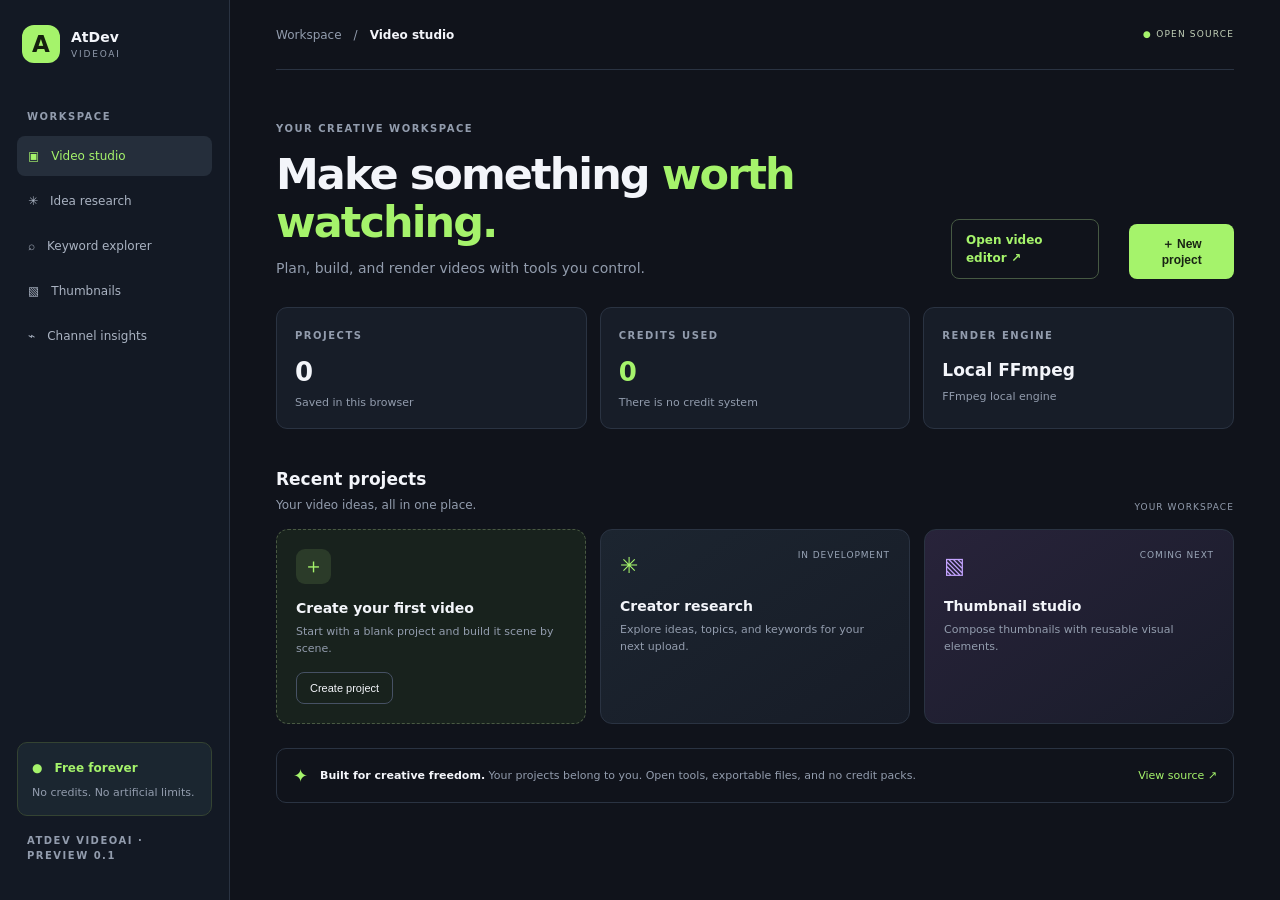
<file: index.html>
<!doctype html>
<html lang="en">
<head>
<meta charset="UTF-8"><meta name="viewport" content="width=device-width,initial-scale=1">
<meta name="theme-color" content="#10131b"><meta name="description" content="AtDev VideoAI — open-source video creation without credits.">
<title>AtDev VideoAI Studio</title><link rel="stylesheet" href="styles.css">
</head>
<body>
<div class="layout">
<aside class="sidebar">
<a class="brand" href="#"><span class="mark">A</span><span><b>AtDev</b><small>VIDEOAI</small></span></a>
<div class="side-label">WORKSPACE</div>
<nav><a class="active" href="#studio">▣　Video studio</a><a href="#ideas">✳　Idea research</a><a href="#keywords">⌕　Keyword explorer</a><a href="#thumbs">▧　Thumbnails</a><a href="#insights">⌁　Channel insights</a></nav>
<div class="side-bottom"><div class="free"><b>●　Free forever</b><p>No credits. No artificial limits.</p></div><div class="side-label">ATDEV VIDEOAI · PREVIEW 0.1</div></div>
</aside>
<main id="studio">
<header><span>Workspace　/　<b>Video studio</b></span><span class="status">● OPEN SOURCE</span></header>
<section class="hero"><div><small>YOUR CREATIVE WORKSPACE</small><h1>Make something <em>worth watching.</em></h1><p>Plan, build, and render videos with tools you control.</p></div><a class="open-editor" href="editor.html">Open video editor ↗</a><button id="new">＋ New project</button></section>
<section class="stats"><article><small>PROJECTS</small><strong id="count">0</strong><p>Saved in this browser</p></article><article><small>CREDITS USED</small><strong class="green">0</strong><p>There is no credit system</p></article><article><small>RENDER ENGINE</small><strong class="engine">Local FFmpeg</strong><p>FFmpeg local engine</p></article></section>
<section class="section-title"><div><h2>Recent projects</h2><p>Your video ideas, all in one place.</p></div><span>YOUR WORKSPACE</span></section>
<section class="cards" id="cards"><article class="create"><div class="plus">＋</div><h3>Create your first video</h3><p>Start with a blank project and build it scene by scene.</p><button class="secondary" id="start">Create project</button></article><article class="feature"><small>IN DEVELOPMENT</small><div class="symbol">✳</div><h3>Creator research</h3><p>Explore ideas, topics, and keywords for your next upload.</p></article><article class="feature purple"><small>COMING NEXT</small><div class="symbol">▧</div><h3>Thumbnail studio</h3><p>Compose thumbnails with reusable visual elements.</p></article></section>
<footer><span>✦</span><p><b>Built for creative freedom.</b> Your projects belong to you. Open tools, exportable files, and no credit packs.</p><a href="https://github.com/Reaccionador2Jeje/atdev-videoai">View source ↗</a></footer>
</main></div>
<dialog id="dialog"><form id="form"><div class="dialog-head"><div><small>NEW WORKSPACE</small><h2>Create a project</h2></div><button type="button" class="close" id="close">×</button></div><label for="name">Project name</label><input id="name" maxlength="70" placeholder="My awesome video" required><label for="format">Video format</label><select id="format"><option value="16:9">Landscape · 16:9</option><option value="9:16">Portrait · 9:16</option><option value="1:1">Square · 1:1</option></select><div class="actions"><button type="button" class="secondary" id="cancel">Cancel</button><button class="primary">Create project</button></div></form></dialog>
<script src="app.js"></script>
</body></html>
</file>
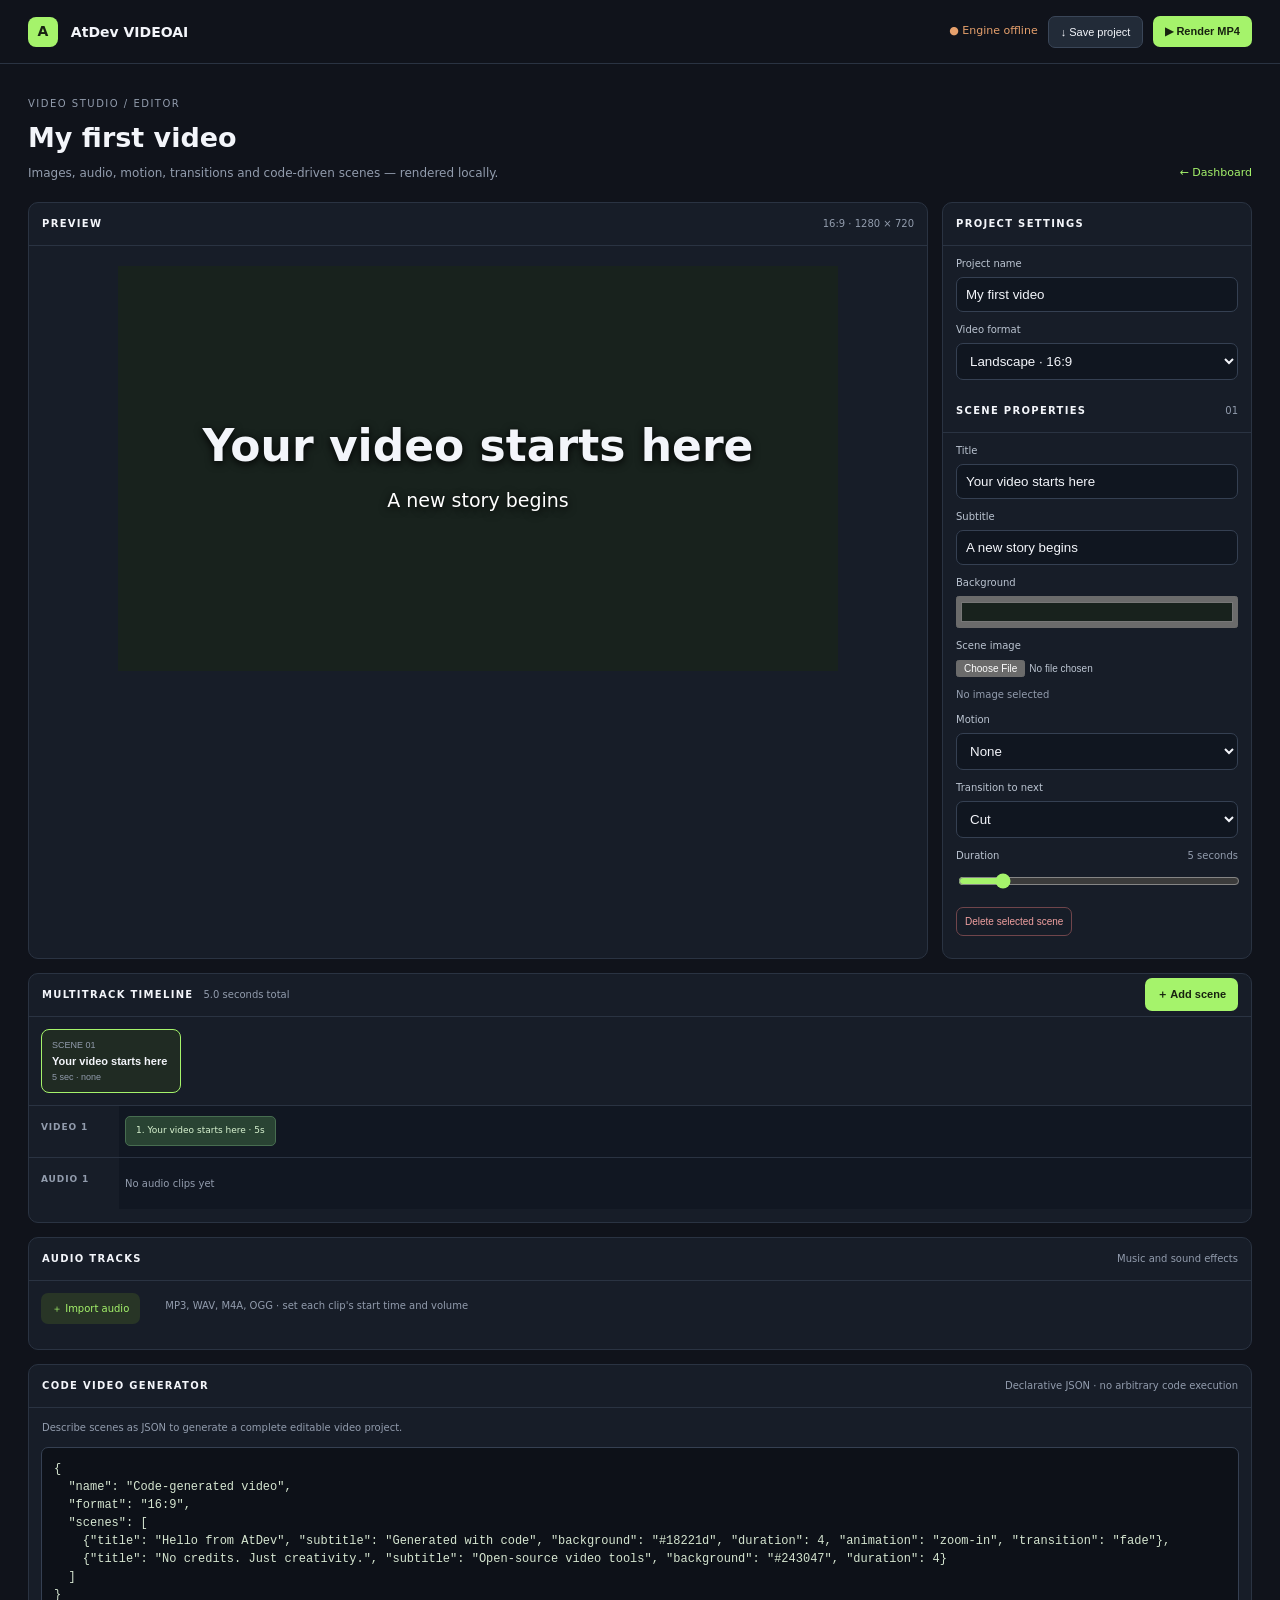
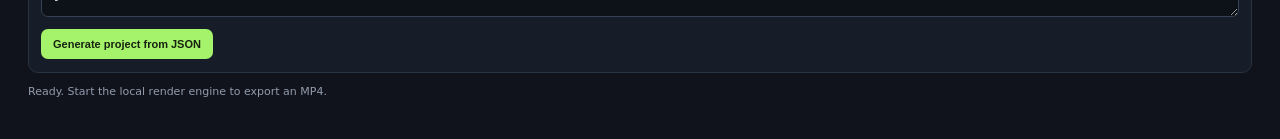
<file: editor.html>
<!doctype html>
<html lang="en"><head><meta charset="UTF-8"><meta name="viewport" content="width=device-width,initial-scale=1"><meta name="theme-color" content="#10131b"><title>Video Editor · AtDev VideoAI</title><link rel="stylesheet" href="editor.css"></head>
<body><header><a href="index.html" class="brand"><b>A</b> AtDev VIDEOAI</a><div class="actions"><span id="engine-status">● Engine offline</span><button id="save">↓ Save project</button><button id="render">▶ Render MP4</button></div></header>
<main><div class="heading"><div><small>VIDEO STUDIO / EDITOR</small><h1 id="project-title">Untitled video</h1><p>Images, audio, motion, transitions and code-driven scenes — rendered locally.</p></div><a href="index.html">← Dashboard</a></div>
<div class="workspace"><section class="panel"><div class="bar"><b>PREVIEW</b><span id="dimensions">16:9 · 1280 × 720</span></div><div class="preview-area"><div id="preview"><img id="preview-image" hidden alt=""><strong id="preview-title">Your video starts here</strong><span id="preview-subtitle">A new story begins</span></div></div></section>
<aside class="panel props"><div class="bar"><b>PROJECT SETTINGS</b></div><label>Project name<input id="name" value="My first video" maxlength="70"></label><label>Video format<select id="format"><option value="16:9">Landscape · 16:9</option><option value="9:16">Portrait · 9:16</option><option value="1:1">Square · 1:1</option></select></label><div class="bar"><b>SCENE PROPERTIES</b><span id="scene-number">01</span></div><label>Title<input id="title" maxlength="100"></label><label>Subtitle<input id="subtitle" maxlength="140"></label><label>Background<input id="background" type="color" value="#18221d"></label><label>Scene image<input id="image-file" type="file" accept="image/png,image/jpeg,image/webp"></label><small id="image-name" class="hint">No image selected</small><label>Motion<select id="animation"><option value="none">None</option><option value="zoom-in">Slow zoom in</option><option value="zoom-out">Slow zoom out</option><option value="fade-in">Fade in</option></select></label><label>Transition to next<select id="transition"><option value="cut">Cut</option><option value="fade">Crossfade</option></select></label><label>Duration <span id="duration-label">5 seconds</span><input id="duration" type="range" min="1" max="30" value="5"></label><button id="delete" class="danger">Delete selected scene</button></aside></div>
<section class="panel timeline"><div class="bar"><b>MULTITRACK TIMELINE</b><span id="total">5 seconds total</span><button id="add">＋ Add scene</button></div><div id="scenes"></div><div class="track"><b>VIDEO 1</b><div id="video-track" class="track-lane"></div></div><div class="track"><b>AUDIO 1</b><div id="audio-track" class="track-lane"><span class="empty">No audio clips yet</span></div></div></section>
<section class="panel audio-panel"><div class="bar"><b>AUDIO TRACKS</b><span>Music and sound effects</span></div><div class="audio-add"><label class="file-button">＋ Import audio<input id="audio-file" type="file" accept="audio/*" multiple></label><span class="hint">MP3, WAV, M4A, OGG · set each clip's start time and volume</span></div><div id="audio-clips"></div></section>
<section class="panel code-panel"><div class="bar"><b>CODE VIDEO GENERATOR</b><span>Declarative JSON · no arbitrary code execution</span></div><p class="hint">Describe scenes as JSON to generate a complete editable video project.</p><textarea id="code-input" spellcheck="false">{
  "name": "Code-generated video",
  "format": "16:9",
  "scenes": [
    {"title": "Hello from AtDev", "subtitle": "Generated with code", "background": "#18221d", "duration": 4, "animation": "zoom-in", "transition": "fade"},
    {"title": "No credits. Just creativity.", "subtitle": "Open-source video tools", "background": "#243047", "duration": 4}
  ]
}</textarea><button id="generate-code">Generate project from JSON</button></section>
<p id="message">Ready. Start the local render engine to export an MP4.</p></main><script src="editor.js"></script></body></html>
</file>
<file: styles.css>
:root{color-scheme:dark;--bg:#10131b;--panel:#171d28;--line:#2a3342;--muted:#929cad;--text:#f3f5fa;--lime:#a5f36b}*{box-sizing:border-box}body{margin:0;background:var(--bg);color:var(--text);font:14px/1.5 Inter,system-ui,sans-serif}.layout{min-height:100vh}.sidebar{position:fixed;inset:0 auto 0 0;width:230px;background:#131924;border-right:1px solid var(--line);padding:25px 17px;display:flex;flex-direction:column}.brand{display:flex;align-items:center;gap:11px;color:var(--text);text-decoration:none;margin:0 0 46px 5px}.mark{width:38px;height:38px;border-radius:12px;background:var(--lime);color:#14200e;display:grid;place-items:center;font-size:23px;font-weight:900}.brand b,.brand small{display:block}.brand small{font-size:9px;letter-spacing:.2em;color:var(--muted)}.side-label,.hero small,.stats small{font-size:10px;letter-spacing:.15em;font-weight:750;color:var(--muted)}.side-label{padding:0 10px 12px}.sidebar nav{display:grid;gap:5px}.sidebar nav a{padding:11px;border-radius:8px;text-decoration:none;color:#aab3c2;font-size:12px}.sidebar nav a.active{background:#252e3b;color:var(--lime)}.sidebar nav a:hover{background:#202938}.side-bottom{margin-top:auto}.free{padding:14px;background:#1b2630;border:1px solid #344332;border-radius:10px;margin-bottom:17px}.free b{font-size:12px;color:var(--lime)}.free p{font-size:11px;color:var(--muted);margin:7px 0 0}main{margin-left:230px;padding:0 46px 32px;max-width:1500px}header{height:70px;border-bottom:1px solid var(--line);display:flex;align-items:center;justify-content:space-between;color:var(--muted);font-size:12px}header b{color:var(--text)}.status{font-size:9px;letter-spacing:.13em;color:#c2d0b8}.status:first-letter{color:var(--lime)}.hero{padding:47px 0 28px;display:flex;justify-content:space-between;align-items:end;gap:20px}.hero h1{font-size:clamp(28px,4vw,43px);letter-spacing:-.045em;line-height:1.12;margin:12px 0}.hero h1 em{font-style:normal;color:var(--lime)}.hero p,.section-title p{color:var(--muted);margin:0}.primary,.hero button{background:var(--lime);color:#182313;border:0;border-radius:8px;padding:12px 16px;font-weight:700;font-size:12px;cursor:pointer}.stats{display:grid;grid-template-columns:repeat(3,minmax(0,1fr));gap:13px}.stats article{background:var(--panel);border:1px solid var(--line);border-radius:11px;padding:16px 18px}.stats strong{display:block;font-size:26px;margin:8px 0 0}.stats p,.feature p,.create p{font-size:11px;color:var(--muted);margin:3px 0 0}.stats .green{color:var(--lime)}.stats .engine{font-size:17px;margin:13px 0 5px}.section-title{display:flex;justify-content:space-between;align-items:end;margin:38px 0 15px}.section-title h2{font-size:17px;margin:0 0 4px}.section-title p{font-size:12px}.section-title>span{font-size:9px;color:var(--muted);letter-spacing:.12em}.cards{display:grid;grid-template-columns:repeat(3,minmax(0,1fr));gap:14px}.create,.feature{min-height:195px;border-radius:12px;padding:19px;background:var(--panel);border:1px solid var(--line)}.create{background:#18221d;border-style:dashed;border-color:#495943}.plus{width:35px;height:35px;border-radius:9px;background:#2b3b29;color:var(--lime);display:grid;place-items:center;font-size:21px}.create h3,.feature h3{font-size:14px;margin:14px 0 5px}.secondary{margin-top:15px;background:transparent;border:1px solid #465164;border-radius:8px;color:var(--text);padding:9px 13px;font-size:11px;cursor:pointer}.secondary:hover{border-color:var(--lime);color:var(--lime)}.feature{background:linear-gradient(145deg,#1c2530,#171c27)}.feature>small{float:right;color:#9aa6b8;font-size:9px;letter-spacing:.1em}.symbol{font-size:22px;color:var(--lime)}.purple{background:linear-gradient(145deg,#28233a,#191c2a)}.purple .symbol{color:#c4a4ff}footer{margin-top:24px;border:1px solid var(--line);border-radius:10px;padding:13px 16px;display:flex;align-items:center;gap:12px;color:var(--muted);font-size:11px}footer>span{color:var(--lime);font-size:18px}footer p{flex:1;margin:0}footer b{color:var(--text)}footer a{color:var(--lime);text-decoration:none;white-space:nowrap}.project{min-height:145px}.project h3{overflow-wrap:anywhere}dialog{width:min(430px,calc(100% - 30px));border:1px solid #394355;border-radius:14px;background:#1a202c;color:var(--text);padding:23px}dialog::backdrop{background:#070a10bb;backdrop-filter:blur(4px)}.dialog-head{display:flex;justify-content:space-between;margin-bottom:20px}.dialog-head small{color:var(--muted);letter-spacing:.15em;font-size:10px}.dialog-head h2{margin:5px 0;font-size:21px}.close{background:none;border:0;color:var(--muted);font-size:25px;cursor:pointer}label{display:block;color:#c4ccda;font-size:11px;margin:14px 0 7px}input,select{width:100%;padding:12px;border-radius:8px;border:1px solid #394355;background:#111722;color:var(--text);font:inherit}.actions{display:flex;justify-content:end;gap:9px;margin-top:22px}.actions .secondary{margin:0}.actions .primary{font-size:11px}@media(max-width:900px){.sidebar{width:185px}main{margin-left:185px;padding:0 24px 25px}.cards{grid-template-columns:repeat(2,minmax(0,1fr))}}@media(max-width:620px){.sidebar{position:static;width:auto;padding:13px 16px;border:0;border-bottom:1px solid var(--line)}.brand{margin:0}.side-label,.sidebar nav,.side-bottom{display:none}main{margin:0;padding:0 16px 24px}header{height:53px}.hero{padding:30px 0 22px;align-items:stretch;flex-direction:column}.hero button{width:100%}.stats,.cards{grid-template-columns:1fr}.stats article{padding:12px 15px}.stats strong{font-size:22px}.create,.feature{min-height:160px}.section-title{margin-top:28px}footer{align-items:start;flex-wrap:wrap}footer p{flex-basis:calc(100% - 35px)}footer a{margin-left:30px}}
.open-editor{display:inline-block;margin-right:10px;padding:11px 14px;border:1px solid #465943;border-radius:8px;color:var(--lime);text-decoration:none;font-size:12px;font-weight:650}.open-editor:hover{background:#202b23}@media(max-width:620px){.open-editor{margin:0;width:100%;text-align:center}}
</file>
<file: editor.css>
:root{color-scheme:dark;--bg:#10131b;--panel:#171d28;--line:#2a3342;--muted:#929cad;--text:#f3f5fa;--lime:#a5f36b}*{box-sizing:border-box}body{margin:0;background:var(--bg);color:var(--text);font:14px/1.5 Inter,system-ui,sans-serif}header{height:64px;border-bottom:1px solid var(--line);display:flex;align-items:center;justify-content:space-between;padding:0 28px}.brand{color:var(--text);text-decoration:none;font-weight:750}.brand b{display:inline-grid;place-items:center;background:var(--lime);color:#182313;width:30px;height:30px;border-radius:8px;margin-right:8px}.actions{display:flex;align-items:center;gap:10px}.actions span{font-size:11px;color:#e6a06c}.actions button,#add,.code-panel button{background:#222b38;border:1px solid #3a4658;color:var(--text);border-radius:7px;padding:9px 12px;font-size:11px;cursor:pointer}.actions #render,#add,.code-panel button{background:var(--lime);color:#17220f;border:0;font-weight:700}main{max-width:1300px;margin:auto;padding:28px}.heading{display:flex;justify-content:space-between;align-items:end;margin-bottom:20px}.heading small{color:var(--muted);letter-spacing:.15em;font-size:10px}.heading h1{font-size:27px;margin:5px 0}.heading p{color:var(--muted);font-size:12px;margin:0}.heading a{color:var(--lime);text-decoration:none;font-size:11px}.workspace{display:grid;grid-template-columns:minmax(0,1fr) 310px;gap:14px}.panel{background:var(--panel);border:1px solid var(--line);border-radius:10px;overflow:hidden}.bar{min-height:43px;padding:0 13px;border-bottom:1px solid var(--line);display:flex;align-items:center;justify-content:space-between;gap:10px}.bar b{font-size:10px;letter-spacing:.13em}.bar span{color:var(--muted);font-size:10px}.preview-area{padding:20px;display:grid;place-items:center;min-height:330px}#preview{position:relative;width:min(100%,720px);aspect-ratio:16/9;background:#18221d;display:flex;flex-direction:column;justify-content:center;align-items:center;text-align:center;padding:8%;overflow:hidden}#preview img{position:absolute;width:100%;height:100%;object-fit:cover;inset:0}#preview strong,#preview span{position:relative;text-shadow:0 2px 8px #000;z-index:1}#preview strong{font-size:clamp(20px,4vw,44px);line-height:1.1}#preview span{font-size:clamp(11px,1.6vw,19px);color:#fff;margin-top:16px}.props{padding-bottom:14px}.props label{display:block;padding:0 13px;margin:10px 0;color:#bbc4d1;font-size:10px}.props input:not([type=color]):not([type=range]):not([type=file]),.props select{display:block;width:100%;margin-top:6px;background:#101620;border:1px solid #354052;border-radius:7px;padding:9px;color:var(--text);font:12px inherit}.props input[type=color]{display:block;width:100%;height:32px;margin-top:6px}.props input[type=range]{display:block;width:100%;accent-color:var(--lime);margin-top:10px}.props label span{float:right;color:var(--muted)}.props input[type=file]{display:block;width:100%;margin-top:7px;font-size:10px}.hint{display:block;color:var(--muted);font-size:10px;padding:0 13px;margin:4px 0 10px}.danger{margin:8px 13px;background:transparent;border:1px solid #70454b;color:#f0a0a0;border-radius:7px;padding:8px;font-size:10px}.timeline,.audio-panel,.code-panel{margin-top:14px;padding-bottom:13px}.timeline .bar span{margin-right:auto}.timeline .bar button{margin-left:auto}#scenes{display:flex;gap:9px;overflow-x:auto;padding:12px}.scene{min-width:140px;text-align:left;background:#101620;border:1px solid #354052;color:var(--text);border-radius:8px;padding:10px;cursor:pointer}.scene.selected{border-color:var(--lime);background:#202b23}.scene small,.scene em{display:block;color:var(--muted);font-size:9px;font-style:normal}.scene strong{display:block;font-size:11px;margin:5px 0;white-space:nowrap;overflow:hidden;text-overflow:ellipsis}.track{display:grid;grid-template-columns:90px 1fr;border-top:1px solid var(--line);min-height:52px;align-items:stretch}.track>b{padding:15px 12px;color:var(--muted);font-size:9px;letter-spacing:.1em}.track-lane{display:flex;gap:5px;align-items:center;padding:6px;overflow-x:auto;background:#111722}.clip{padding:7px 10px;border-radius:5px;background:#294333;border:1px solid #476d50;color:#d9f4d1;font-size:9px;white-space:nowrap}.clip.audio{background:#343052;border-color:#60578d;color:#e5dfff}.empty{font-size:10px;color:var(--muted)}.audio-add{padding:12px;display:flex;align-items:center;gap:12px}.file-button{background:#283526;color:var(--lime);padding:8px 11px;border-radius:7px;font-size:10px;cursor:pointer}.file-button input{display:none}.audio-row{display:grid;grid-template-columns:minmax(120px,1fr) 90px 90px 80px auto;gap:8px;align-items:center;padding:9px 12px;border-top:1px solid var(--line);font-size:10px}.audio-row input{width:100%;min-width:0;background:#101620;color:white;border:1px solid #354052;border-radius:5px;padding:6px}.audio-row button{background:transparent;color:#f0a0a0;border:1px solid #70454b;border-radius:5px;padding:5px}.code-panel p{margin-top:12px}#code-input{display:block;width:calc(100% - 24px);margin:12px;height:170px;background:#0d1118;color:#d5e5d0;border:1px solid #354052;border-radius:7px;padding:12px;font:12px/1.5 ui-monospace,monospace;resize:vertical}.code-panel button{margin-left:12px}#message{font-size:11px;color:var(--muted)}#message.error{color:#f0a0a0}#message.success{color:var(--lime)}@media(max-width:800px){main{padding:18px 13px}.workspace{grid-template-columns:1fr}.heading{align-items:start;gap:12px;flex-direction:column}.preview-area{min-height:0;padding:10px}.actions span{display:none}header{padding:0 12px}.actions{gap:5px}.actions button{padding:8px}.brand{font-size:12px}.audio-row{grid-template-columns:1fr 65px 65px 60px auto;gap:5px}.audio-add{align-items:start;flex-direction:column}}
</file>
